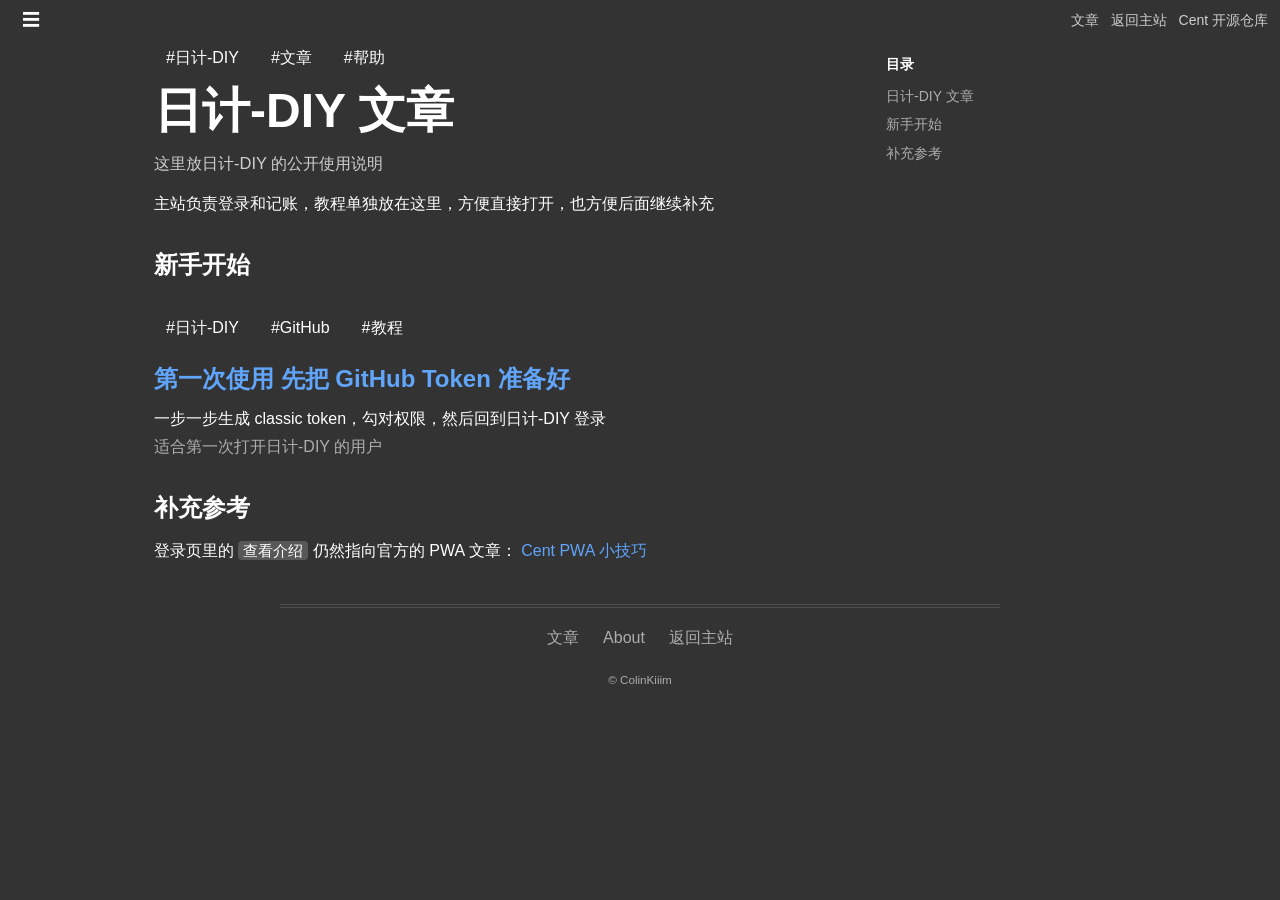
<file: index.html>
<!doctype html>
<html lang="zh-CN">
  <head>
    <meta charset="UTF-8" />
    <meta name="viewport" content="width=device-width, initial-scale=1.0" />
    <title>日计-DIY 文章</title>
    <meta name="description" content="日计-DIY 的公开教程与使用说明" />
    <link rel="stylesheet" href="/assets/site.css" />
  </head>
  <body>
    <header class="site-header">
      <div class="header-inner">
        <a href="/" class="text-button" aria-label="homepage">☰</a>
        <div class="header-links">
          <a href="/post/">文章</a>
          <a href="https://cent.colinkim.us.ci/" target="_blank" rel="noopener">返回主站</a>
          <a href="https://github.com/glink25/Cent" target="_blank" rel="noopener">Cent 开源仓库</a>
        </div>
      </div>
    </header>

    <main class="page-main">
      <div class="content">
        <div class="tag-row">
          <span>#日计-DIY</span>
          <span>#文章</span>
          <span>#帮助</span>
        </div>

        <div class="article-body">
          <h1 id="日计-diy-文章">日计-DIY 文章</h1>
          <p class="lead">这里放日计-DIY 的公开使用说明</p>
          <p>主站负责登录和记账，教程单独放在这里，方便直接打开，也方便后面继续补充</p>

          <h2 id="新手开始">新手开始</h2>
          <div class="post-feed">
            <article class="post-card">
              <div class="tag-row">
                <span>#日计-DIY</span>
                <span>#GitHub</span>
                <span>#教程</span>
              </div>
              <h2><a href="/post/github-token-guide/">第一次使用 先把 GitHub Token 准备好</a></h2>
              <p>一步一步生成 classic token，勾对权限，然后回到日计-DIY 登录</p>
              <p class="meta-text">适合第一次打开日计-DIY 的用户</p>
            </article>
          </div>

          <h2 id="补充参考">补充参考</h2>
          <p>
            登录页里的 <code>查看介绍</code> 仍然指向官方的 PWA 文章：
            <a
              href="https://glink25.github.io/post/Cent-PWA%E5%B0%8F%E6%8A%80%E5%B7%A7/"
              target="_blank"
              rel="noopener"
              >Cent PWA 小技巧</a
            >
          </p>
        </div>
      </div>

      <aside class="outline-wrapper">
        <div class="outline-card">
          <h4>目录</h4>
          <a href="#日计-diy-文章">日计-DIY 文章</a>
          <a href="#新手开始">新手开始</a>
          <a href="#补充参考">补充参考</a>
        </div>
      </aside>
    </main>

    <div class="footer-nav">
      <ul>
        <li><a href="/post/">文章</a></li>
        <li><a href="https://github.com/glink25" target="_blank" rel="noopener">About</a></li>
        <li><a href="https://cent.colinkim.us.ci/" target="_blank" rel="noopener">返回主站</a></li>
      </ul>
    </div>

    <footer class="footer-bottom">
      <small><a href="https://github.com/ColinKiiim" target="_blank" rel="noopener">© ColinKiiim</a></small>
    </footer>
  </body>
</html>
</file>
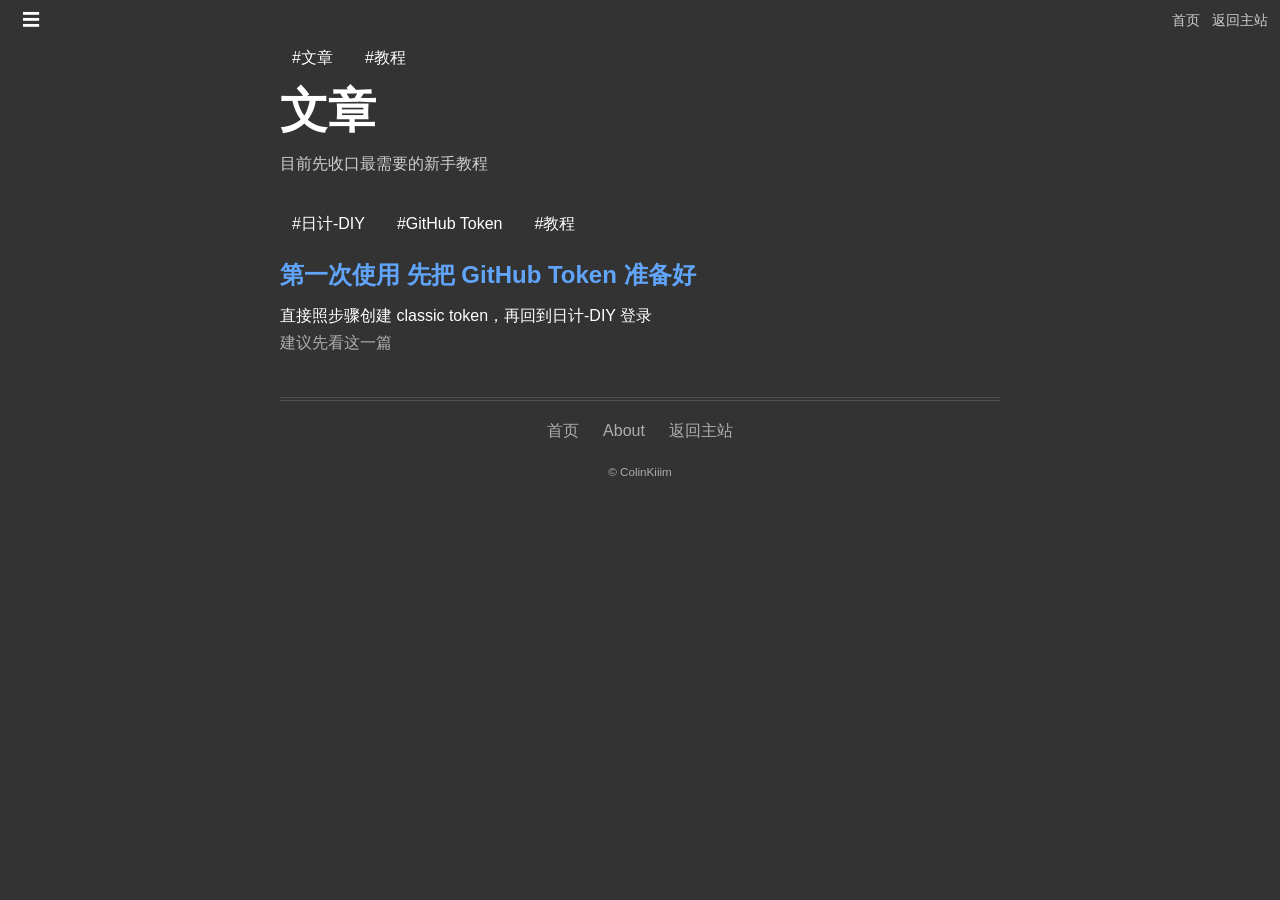
<file: post/index.html>
<!doctype html>
<html lang="zh-CN">
  <head>
    <meta charset="UTF-8" />
    <meta name="viewport" content="width=device-width, initial-scale=1.0" />
    <title>文章 | 日计-DIY</title>
    <meta name="description" content="日计-DIY 文章列表" />
    <link rel="stylesheet" href="/assets/site.css" />
  </head>
  <body>
    <header class="site-header">
      <div class="header-inner">
        <a href="/" class="text-button" aria-label="homepage">☰</a>
        <div class="header-links">
          <a href="/">首页</a>
          <a href="https://cent.colinkim.us.ci/" target="_blank" rel="noopener">返回主站</a>
        </div>
      </div>
    </header>

    <main class="page-main">
      <div class="content">
        <div class="tag-row">
          <span>#文章</span>
          <span>#教程</span>
        </div>

        <div class="article-body">
          <h1 id="文章">文章</h1>
          <p class="lead">目前先收口最需要的新手教程</p>

          <div class="post-feed">
            <article class="post-card">
              <div class="tag-row">
                <span>#日计-DIY</span>
                <span>#GitHub Token</span>
                <span>#教程</span>
              </div>
              <h2><a href="/post/github-token-guide/">第一次使用 先把 GitHub Token 准备好</a></h2>
              <p>直接照步骤创建 classic token，再回到日计-DIY 登录</p>
              <p class="meta-text">建议先看这一篇</p>
            </article>
          </div>
        </div>
      </div>
    </main>

    <div class="footer-nav">
      <ul>
        <li><a href="/">首页</a></li>
        <li><a href="https://github.com/glink25" target="_blank" rel="noopener">About</a></li>
        <li><a href="https://cent.colinkim.us.ci/" target="_blank" rel="noopener">返回主站</a></li>
      </ul>
    </div>

    <footer class="footer-bottom">
      <small><a href="https://github.com/ColinKiiim" target="_blank" rel="noopener">© ColinKiiim</a></small>
    </footer>
  </body>
</html>
</file>
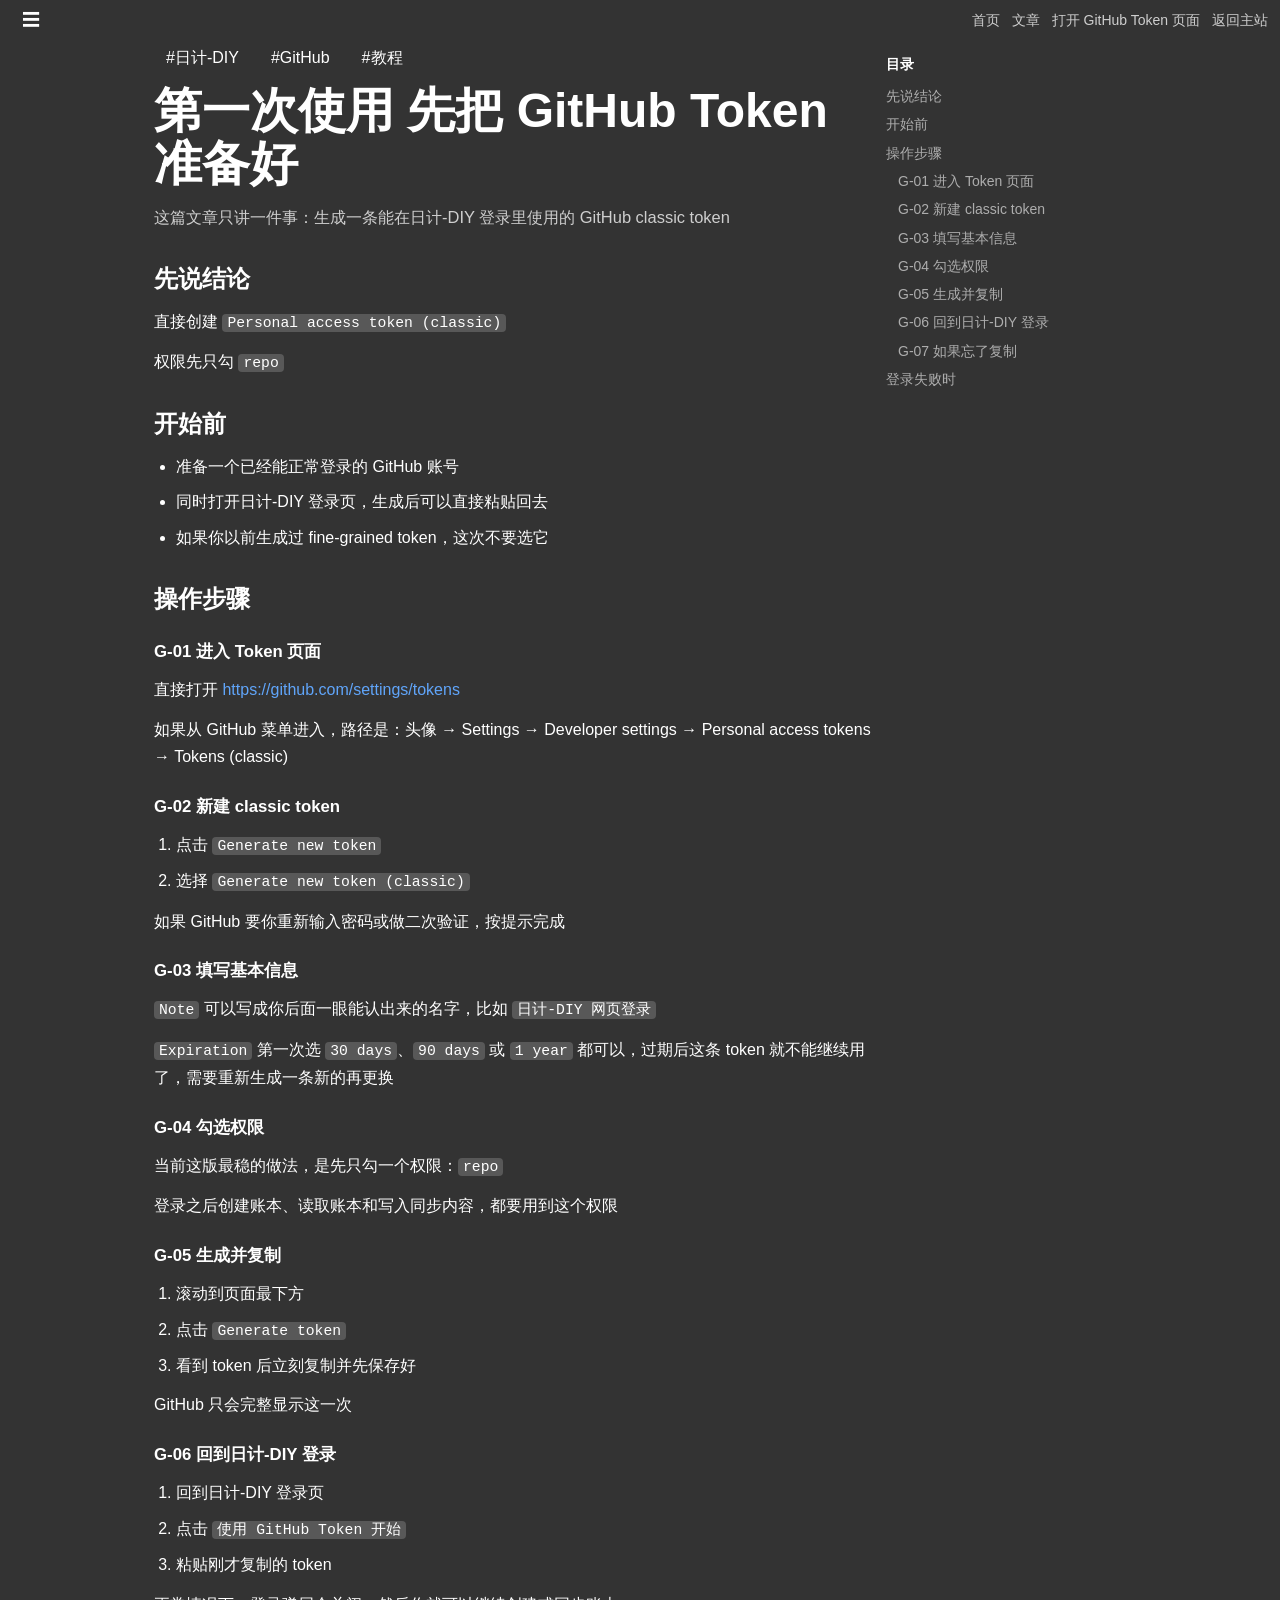
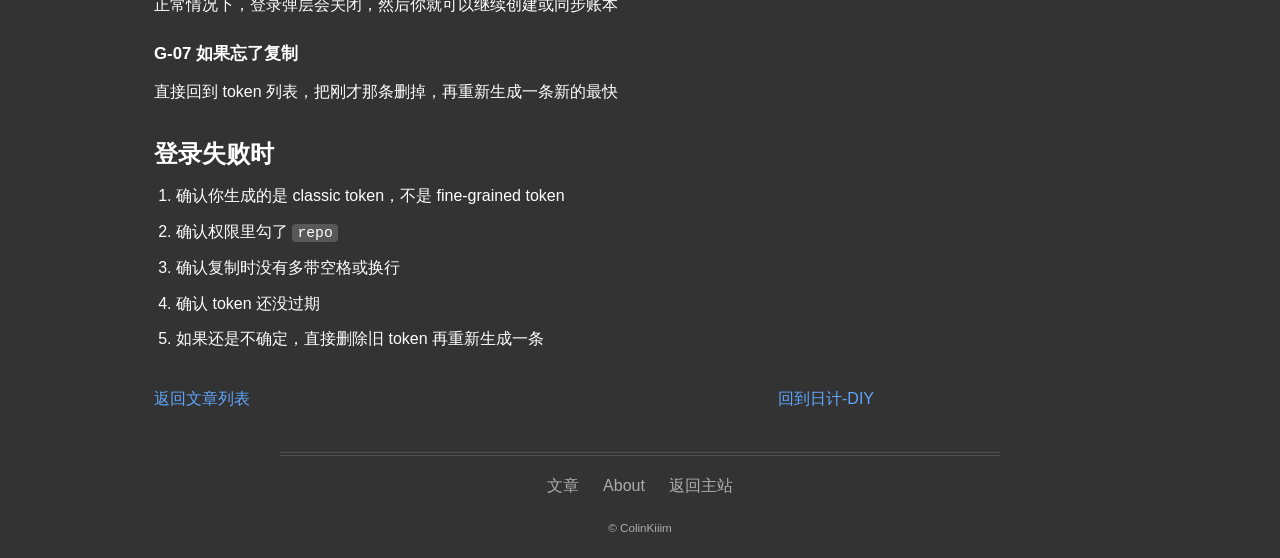
<file: post/github-token-guide/index.html>
<!doctype html>
<html lang="zh-CN">
  <head>
    <meta charset="UTF-8" />
    <meta name="viewport" content="width=device-width, initial-scale=1.0" />
    <title>第一次使用 先把 GitHub Token 准备好 | 日计-DIY</title>
    <meta name="description" content="日计-DIY 新用户的 GitHub Token 获取教程" />
    <link rel="stylesheet" href="/assets/site.css" />
  </head>
  <body>
    <header class="site-header">
      <div class="header-inner">
        <a href="/" class="text-button" aria-label="homepage">☰</a>
        <div class="header-links">
          <a href="/">首页</a>
          <a href="/post/">文章</a>
          <a href="https://github.com/settings/tokens" target="_blank" rel="noopener">打开 GitHub Token 页面</a>
          <a href="https://cent.colinkim.us.ci/" target="_blank" rel="noopener">返回主站</a>
        </div>
      </div>
    </header>

    <main class="page-main">
      <div class="content">
        <div class="tag-row">
          <span>#日计-DIY</span>
          <span>#GitHub</span>
          <span>#教程</span>
        </div>

        <div class="article-body">
          <h1 id="第一次使用-先把-github-token-准备好">第一次使用 先把 GitHub Token 准备好</h1>
          <p class="lead">这篇文章只讲一件事：生成一条能在日计-DIY 登录里使用的 GitHub classic token</p>

          <h2 id="先说结论">先说结论</h2>
          <p>直接创建 <code>Personal access token (classic)</code></p>
          <p>权限先只勾 <code>repo</code></p>

          <h2 id="开始前">开始前</h2>
          <ul>
            <li>准备一个已经能正常登录的 GitHub 账号</li>
            <li>同时打开日计-DIY 登录页，生成后可以直接粘贴回去</li>
            <li>如果你以前生成过 fine-grained token，这次不要选它</li>
          </ul>

          <h2 id="操作步骤">操作步骤</h2>

          <h3 id="g-01-进入-token-页面"><span class="step-anchor">G-01</span> 进入 Token 页面</h3>
          <p>
            直接打开
            <a href="https://github.com/settings/tokens" target="_blank" rel="noopener"
              >https://github.com/settings/tokens</a
            >
          </p>
          <p>如果从 GitHub 菜单进入，路径是：头像 → Settings → Developer settings → Personal access tokens → Tokens (classic)</p>

          <h3 id="g-02-新建-classic-token"><span class="step-anchor">G-02</span> 新建 classic token</h3>
          <ol>
            <li>点击 <code>Generate new token</code></li>
            <li>选择 <code>Generate new token (classic)</code></li>
          </ol>
          <p>如果 GitHub 要你重新输入密码或做二次验证，按提示完成</p>

          <h3 id="g-03-填写基本信息"><span class="step-anchor">G-03</span> 填写基本信息</h3>
          <p><code>Note</code> 可以写成你后面一眼能认出来的名字，比如 <code>日计-DIY 网页登录</code></p>
          <p><code>Expiration</code> 第一次选 <code>30 days</code>、<code>90 days</code> 或 <code>1 year</code> 都可以，过期后这条 token 就不能继续用了，需要重新生成一条新的再更换</p>

          <h3 id="g-04-勾选权限"><span class="step-anchor">G-04</span> 勾选权限</h3>
          <p>当前这版最稳的做法，是先只勾一个权限：<code>repo</code></p>
          <p>登录之后创建账本、读取账本和写入同步内容，都要用到这个权限</p>

          <h3 id="g-05-生成并复制"><span class="step-anchor">G-05</span> 生成并复制</h3>
          <ol>
            <li>滚动到页面最下方</li>
            <li>点击 <code>Generate token</code></li>
            <li>看到 token 后立刻复制并先保存好</li>
          </ol>
          <p>GitHub 只会完整显示这一次</p>

          <h3 id="g-06-回到日计-diy-登录"><span class="step-anchor">G-06</span> 回到日计-DIY 登录</h3>
          <ol>
            <li>回到日计-DIY 登录页</li>
            <li>点击 <code>使用 GitHub Token 开始</code></li>
            <li>粘贴刚才复制的 token</li>
          </ol>
          <p>正常情况下，登录弹层会关闭，然后你就可以继续创建或同步账本</p>

          <h3 id="g-07-如果忘了复制"><span class="step-anchor">G-07</span> 如果忘了复制</h3>
          <p>直接回到 token 列表，把刚才那条删掉，再重新生成一条新的最快</p>

          <h2 id="登录失败时">登录失败时</h2>
          <ol>
            <li>确认你生成的是 classic token，不是 fine-grained token</li>
            <li>确认权限里勾了 <code>repo</code></li>
            <li>确认复制时没有多带空格或换行</li>
            <li>确认 token 还没过期</li>
            <li>如果还是不确定，直接删除旧 token 再重新生成一条</li>
          </ol>

          <div class="article-pager">
            <a href="/post/">返回文章列表</a>
            <a href="https://cent.colinkim.us.ci/" target="_blank" rel="noopener">回到日计-DIY</a>
          </div>
        </div>
      </div>

      <aside class="outline-wrapper">
        <div class="outline-card">
          <h4>目录</h4>
          <a href="#先说结论">先说结论</a>
          <a href="#开始前">开始前</a>
          <a href="#操作步骤">操作步骤</a>
          <a data-level="2" href="#g-01-进入-token-页面">G-01 进入 Token 页面</a>
          <a data-level="2" href="#g-02-新建-classic-token">G-02 新建 classic token</a>
          <a data-level="2" href="#g-03-填写基本信息">G-03 填写基本信息</a>
          <a data-level="2" href="#g-04-勾选权限">G-04 勾选权限</a>
          <a data-level="2" href="#g-05-生成并复制">G-05 生成并复制</a>
          <a data-level="2" href="#g-06-回到日计-diy-登录">G-06 回到日计-DIY 登录</a>
          <a data-level="2" href="#g-07-如果忘了复制">G-07 如果忘了复制</a>
          <a href="#登录失败时">登录失败时</a>
        </div>
      </aside>
    </main>

    <div class="footer-nav">
      <ul>
        <li><a href="/post/">文章</a></li>
        <li><a href="https://github.com/glink25" target="_blank" rel="noopener">About</a></li>
        <li><a href="https://cent.colinkim.us.ci/" target="_blank" rel="noopener">返回主站</a></li>
      </ul>
    </div>

    <footer class="footer-bottom">
      <small><a href="https://github.com/ColinKiiim" target="_blank" rel="noopener">© ColinKiiim</a></small>
    </footer>
  </body>
</html>
</file>
<file: assets/site.css>
:root {
  --bg: #333333;
  --text: #ffffff;
  --muted: rgba(255, 255, 255, 0.6);
  --muted-strong: rgba(255, 255, 255, 0.76);
  --line: rgba(255, 255, 255, 0.14);
  --hover: rgba(255, 255, 255, 0.08);
  --link: #60a5fa;
  --code-bg: rgba(255, 255, 255, 0.18);
}

* {
  box-sizing: border-box;
}

html {
  scroll-behavior: smooth;
}

body {
  margin: 0;
  min-height: 100vh;
  background: var(--bg);
  color: var(--text);
  font-family:
    "PingFang SC",
    "Hiragino Sans GB",
    "Noto Sans SC",
    "Microsoft YaHei",
    sans-serif;
  line-height: 1.72;
  -webkit-font-smoothing: antialiased;
}

a {
  color: inherit;
  text-decoration: none;
}

a:hover {
  text-decoration: underline;
}

img {
  display: block;
  max-width: 100%;
}

code {
  padding: 1px 5px;
  border-radius: 4px;
  background: var(--code-bg);
  font-family:
    "SFMono-Regular",
    "Menlo",
    "Monaco",
    monospace;
  font-size: 0.92em;
}

header.site-header {
  position: sticky;
  top: 0;
  z-index: 20;
  background: var(--bg);
}

.header-inner {
  display: flex;
  justify-content: space-between;
  align-items: center;
  gap: 8px;
  width: min(100%, 1400px);
  min-height: 40px;
  margin: 0 auto;
  padding: 0 12px;
}

.text-button {
  display: inline-flex;
  align-items: center;
  justify-content: center;
  min-width: 32px;
  min-height: 32px;
  padding: 0 10px;
  border-radius: 4px;
  font-size: 18px;
  transition: background-color 0.15s ease;
}

.text-button:hover {
  background: rgba(0, 0, 0, 0.12);
  text-decoration: none;
}

.header-links {
  display: flex;
  flex-wrap: wrap;
  align-items: center;
  gap: 12px;
  color: var(--muted-strong);
  font-size: 14px;
}

.header-links a:hover {
  color: var(--text);
  text-decoration: none;
}

main.page-main {
  display: flex;
  justify-content: center;
  gap: 12px;
  width: 100%;
  padding: 0 16px;
}

.content {
  flex: 1 1 0;
  max-width: 720px;
  overflow-x: hidden;
}

.tag-row {
  display: flex;
  flex-wrap: wrap;
  gap: 8px;
  padding-bottom: 8px;
}

.tag-row a,
.tag-row span {
  display: inline-flex;
  align-items: center;
  padding: 4px 12px;
  border-radius: 4px;
}

.tag-row a:hover {
  background: var(--hover);
  text-decoration: none;
}

.article-body {
  width: 100%;
  margin-bottom: 40px;
}

.article-body > *:not(:last-child) {
  margin-bottom: 12px;
}

.article-body h1,
.article-body h2,
.article-body h3 {
  scroll-margin-top: 48px;
}

.article-body h1 {
  margin: 0 0 12px;
  font-size: clamp(32px, 4.2vw, 48px);
  line-height: 1.12;
  font-weight: 700;
}

.article-body h2 {
  margin: 32px 0 12px;
  font-size: 1.5rem;
  line-height: 1.35;
  font-weight: 700;
}

.article-body h3 {
  margin: 24px 0 12px;
  font-size: 1.05rem;
  line-height: 1.45;
  font-weight: 700;
}

.article-body p,
.article-body ul,
.article-body ol,
.article-body hr {
  margin-top: 0;
  margin-bottom: 0;
}

.article-body ul,
.article-body ol {
  padding-left: 22px;
}

.article-body li + li {
  margin-top: 8px;
}

.article-body a {
  color: var(--link);
}

.lead {
  color: var(--muted-strong);
  font-size: 1.03rem;
}

.support-text,
.meta-text {
  color: var(--muted);
}

.step-anchor {
  font-weight: 700;
}

.post-feed {
  display: flex;
  flex-direction: column;
  gap: 28px;
  margin-top: 28px;
}

.post-card {
  padding-bottom: 26px;
  border-bottom: 1px solid var(--line);
}

.post-card:last-child {
  border-bottom: 0;
  padding-bottom: 0;
}

.post-card h2 {
  margin: 10px 0;
  font-size: 1.5rem;
  line-height: 1.35;
}

.post-card h2 a:hover {
  text-decoration: underline;
}

.post-card p {
  margin: 0;
}

.post-card .meta-text,
.post-card .meta-text a {
  color: var(--muted);
}

.article-pager {
  display: flex;
  flex-wrap: wrap;
  justify-content: space-between;
  gap: 12px;
  padding-top: 20px;
}

.article-pager a {
  color: var(--link);
}

.outline-wrapper {
  width: 240px;
  flex: 0 0 240px;
}

.outline-card {
  position: sticky;
  top: 52px;
  color: var(--muted);
}

.outline-card h4 {
  margin: 0 0 10px;
  color: var(--text);
  font-size: 14px;
}

.outline-card a {
  display: block;
  margin-bottom: 8px;
  color: var(--muted);
  font-size: 14px;
  line-height: 1.45;
}

.outline-card a:last-child {
  margin-bottom: 0;
}

.outline-card a[data-level="2"] {
  margin-left: 12px;
}

.outline-card a:hover {
  color: var(--text);
  text-decoration: none;
}

.footer-nav {
  width: 100%;
  max-width: 720px;
  margin: 0 auto;
  padding-top: 16px;
  border-top: 4px double var(--line);
}

.footer-nav ul {
  display: flex;
  justify-content: center;
  gap: 24px;
  margin: 0;
  padding: 0;
  list-style: none;
}

.footer-nav li {
  opacity: 0.6;
}

.footer-nav li:hover {
  opacity: 1;
}

.footer-bottom {
  display: flex;
  justify-content: center;
  padding: 18px 0 28px;
  color: var(--muted);
  font-size: 14px;
}

@media (max-width: 959px) {
  main.page-main {
    display: block;
    padding-bottom: 24px;
  }

  .outline-wrapper {
    width: auto;
    margin-top: 24px;
  }

  .outline-card {
    position: static;
    padding-top: 16px;
    border-top: 1px solid var(--line);
  }
}

@media (max-width: 639px) {
  .header-inner {
    padding: 0 10px;
  }

  .header-links {
    flex-wrap: nowrap;
    gap: 10px;
    max-width: calc(100vw - 60px);
    overflow-x: auto;
    font-size: 12px;
    scrollbar-width: none;
  }

  .header-links::-webkit-scrollbar {
    display: none;
  }

  .header-links a:nth-child(n + 3) {
    display: none;
  }

  main.page-main {
    padding: 0 12px 24px;
  }

  .article-body h1 {
    font-size: 30px;
  }

  .article-body h2 {
    font-size: 1.32rem;
  }

  .footer-nav ul {
    gap: 18px;
    flex-wrap: wrap;
  }
}
</file>
